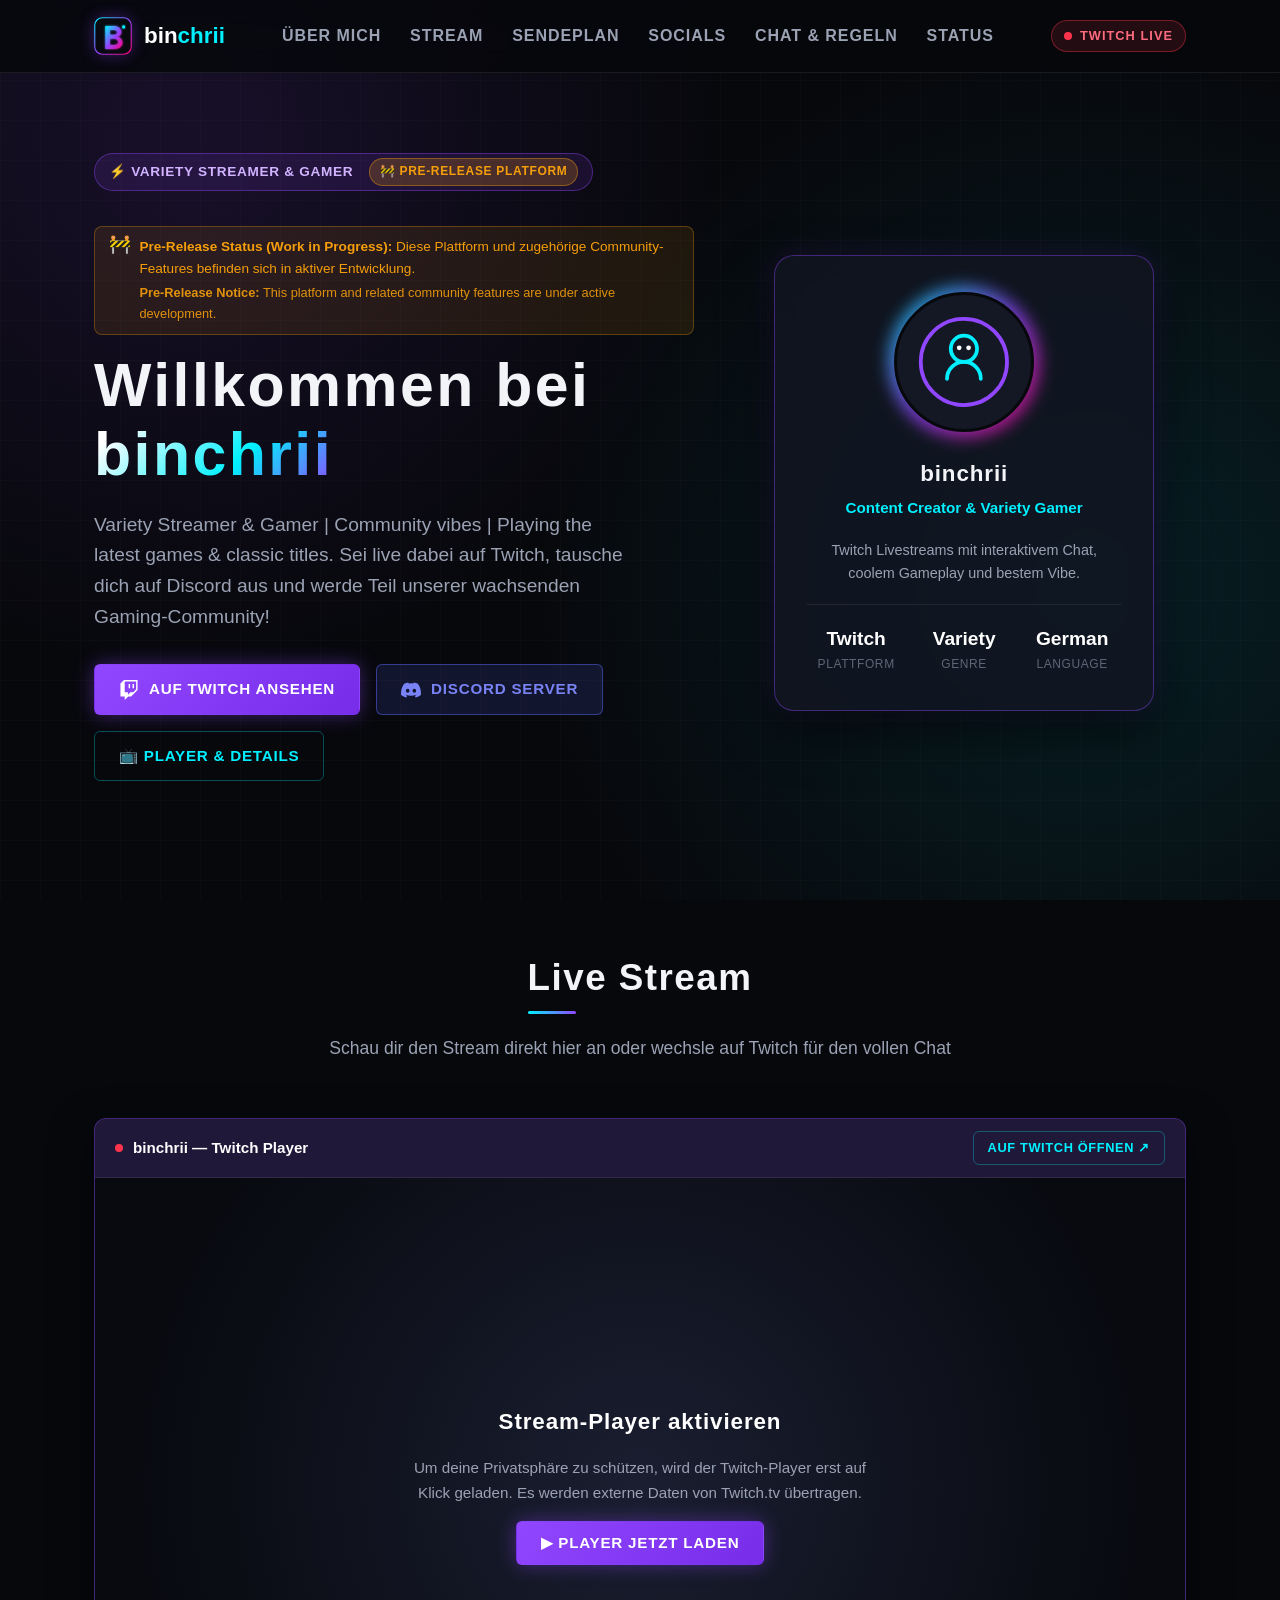
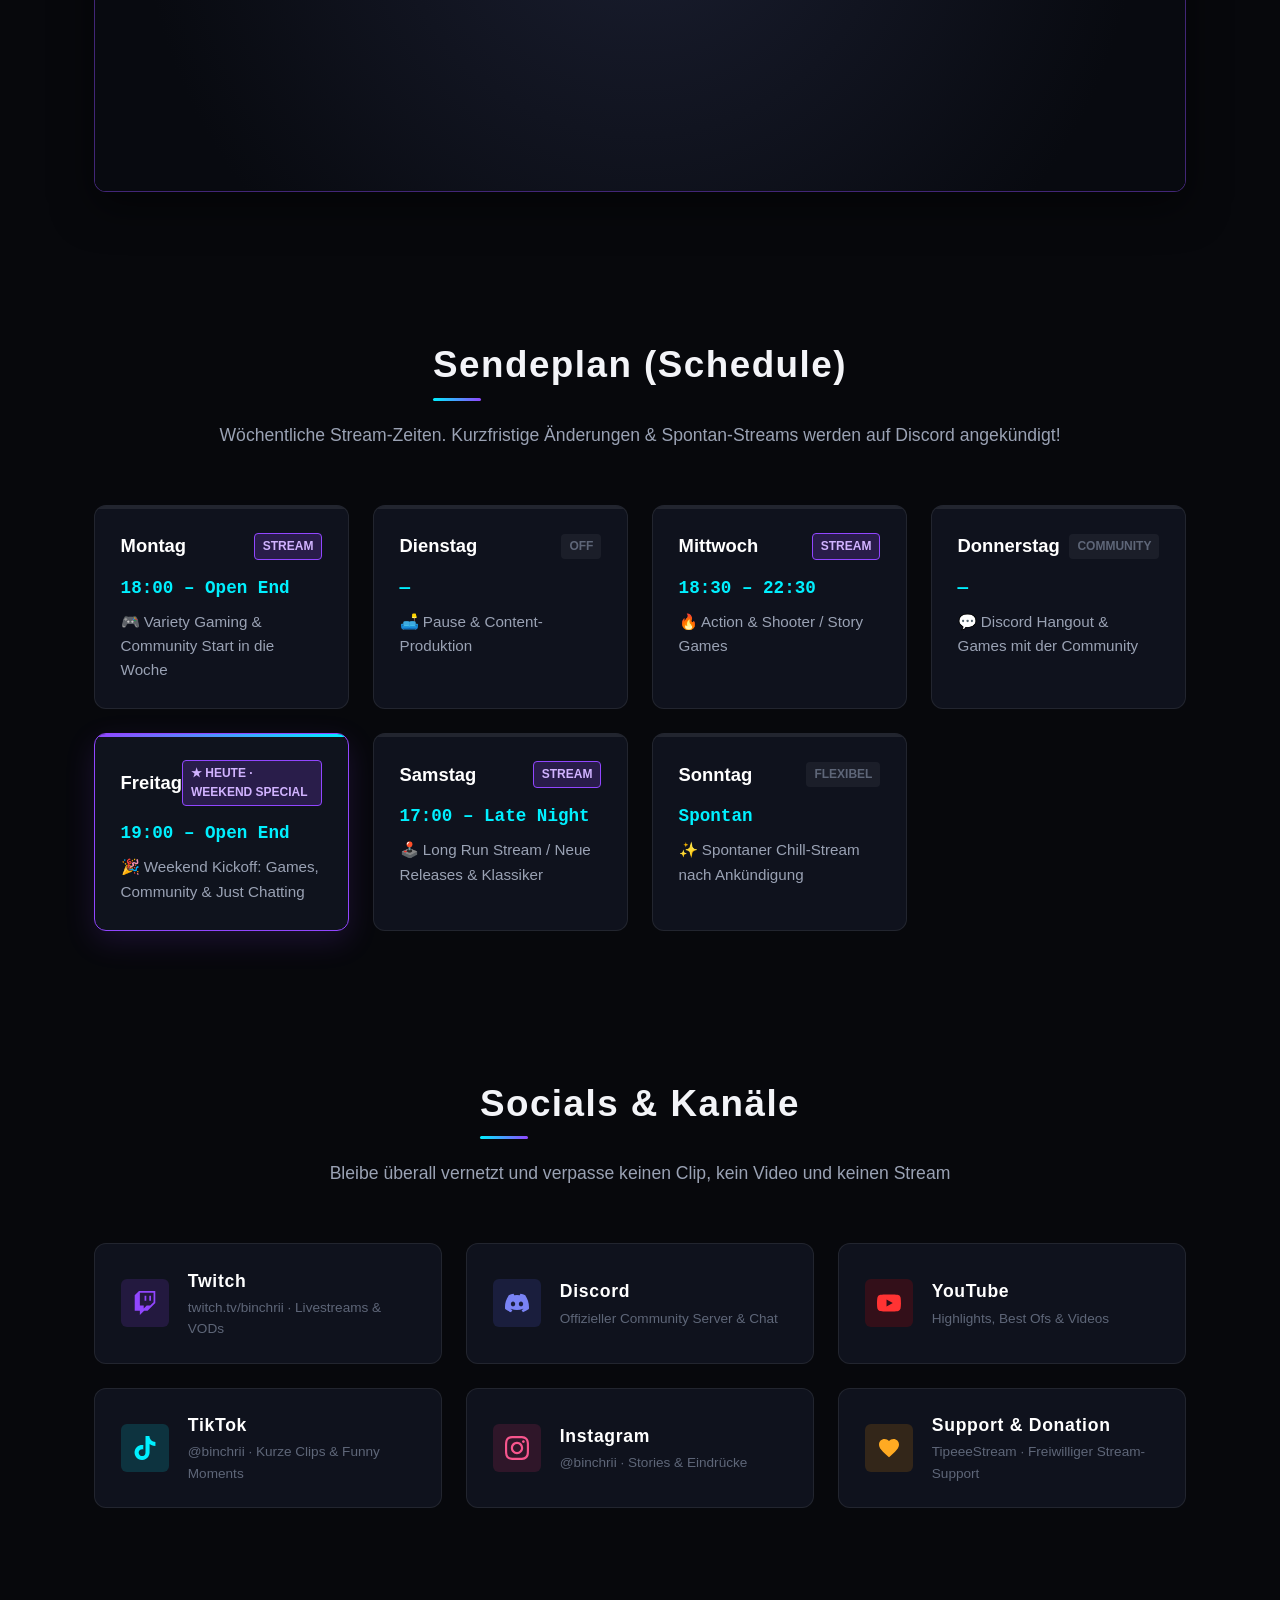
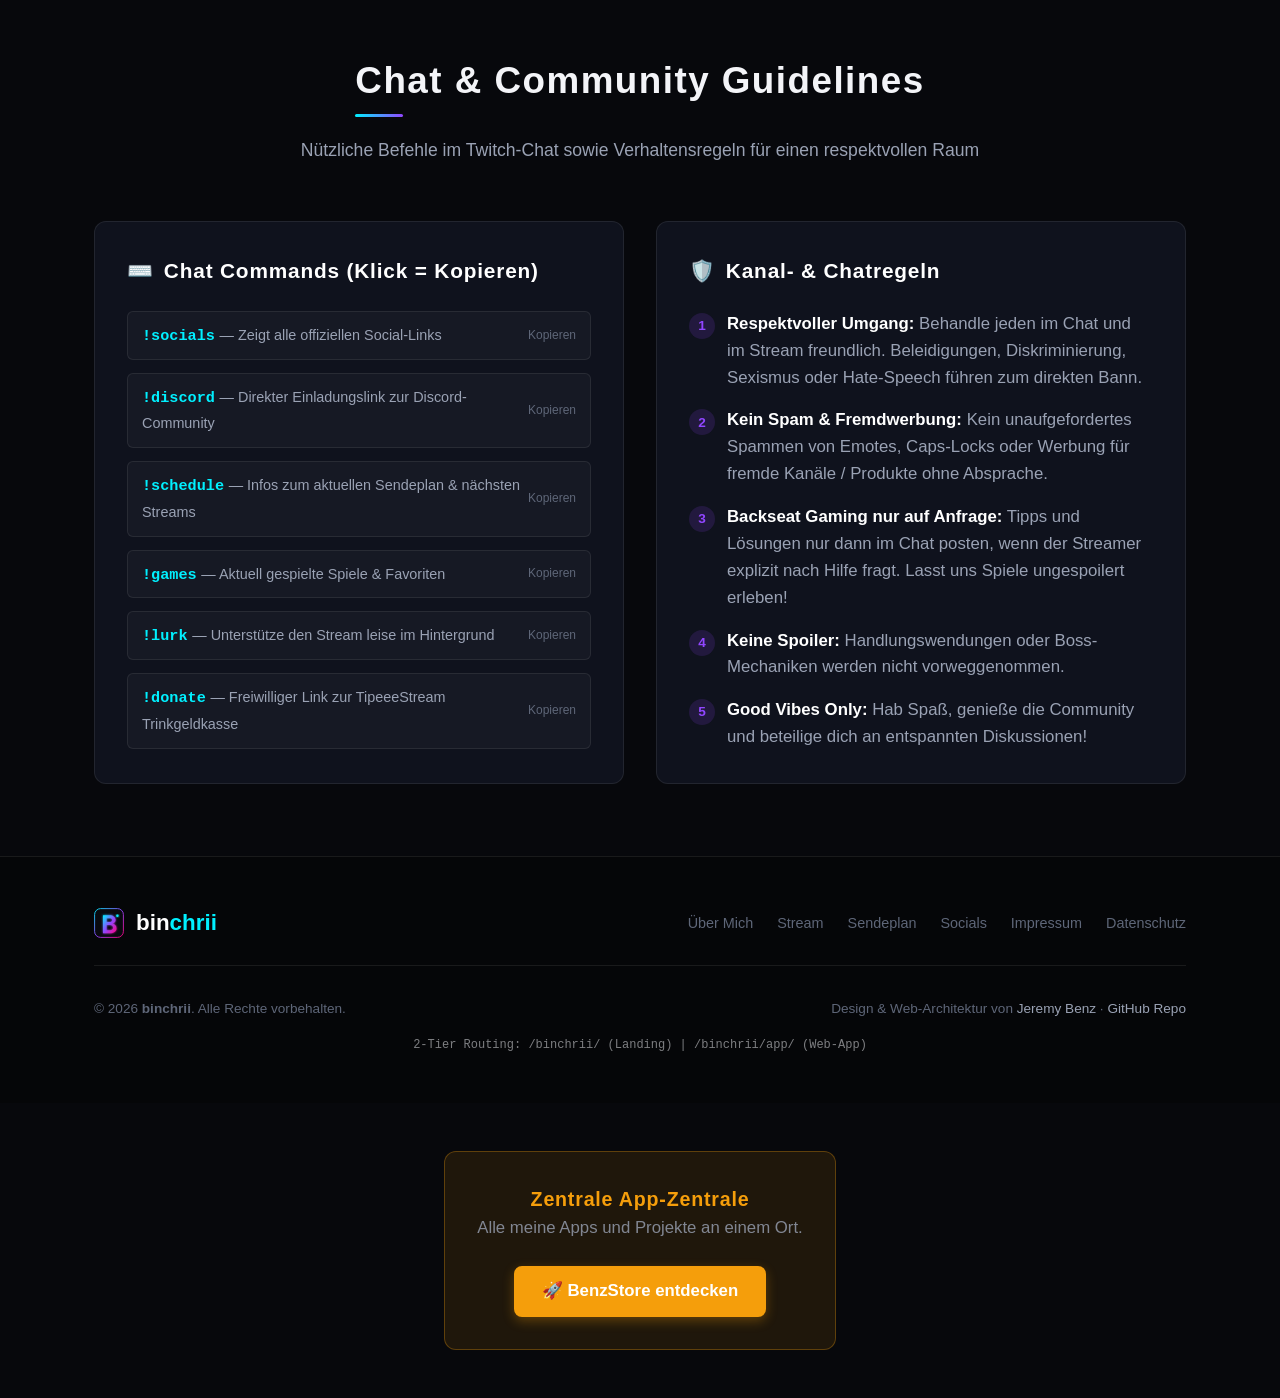
<file: index.html>
<!DOCTYPE html>
<html lang="de">
<head>
  <meta http-equiv="Content-Security-Policy" content="default-src 'self'; script-src 'self' 'unsafe-inline'; style-src 'self' 'unsafe-inline'; img-src 'self' data: https:; font-src 'self'; frame-src 'none'; object-src 'none'; base-uri 'self';">
  <meta http-equiv="X-Content-Type-Options" content="nosniff">
  <meta name="referrer" content="strict-origin-when-cross-origin">
  <meta charset="UTF-8">
  <meta name="viewport" content="width=device-width, initial-scale=1.0">
  <title>binchrii [Pre-Release] — Offizielle Web-Präsenz &amp; Twitch Streamer Hub</title>
  <meta name="description" content="Offizielle Website für den Twitch-Streamer binchrii. Variety Gaming, Community Streams, aktueller Sendeplan, Chat-Befehle und alle Social-Media-Links.">
  <meta name="theme-color" content="#07080c">
  
  <!-- Open Graph / Social Meta -->
  <meta property="og:type" content="website">
  <meta property="og:url" content="https://benzjeremy.github.io/binchrii/">
  <meta property="og:title" content="binchrii — Variety Streamer &amp; Gamer">
  <meta property="og:description" content="Community vibes, aktuelle Spiele, Klassiker und regelmäßige Livestreams auf Twitch.">
  <meta property="og:image" content="https://benzjeremy.github.io/binchrii/favicon.svg">

  <!-- Favicon -->
  <link rel="icon" type="image/svg+xml" href="favicon.svg">
  <link rel="alternate icon" href="favicon.ico">

  <!-- Google Fonts: Orbitron & Rajdhani -->
  <link rel="preconnect" href="https://fonts.googleapis.com">
  <link rel="preconnect" href="https://fonts.gstatic.com" crossorigin>
  <link href="https://fonts.googleapis.com/css2?family=Orbitron:wght@500;700;800;900&family=Rajdhani:wght@500;600;700&display=swap" rel="stylesheet">

  <!-- Custom CSS -->
  <link rel="stylesheet" href="style.css">
</head>
<body>

  <!-- ==================== HEADER / NAVBAR ==================== -->
  <header class="site-header">
    <div class="container nav-wrap">
      <a href="#" class="brand" aria-label="binchrii Startseite">
        <div class="brand-icon">
          <img src="favicon.svg" alt="binchrii Logo" width="38" height="38">
        </div>
        <span>bin<span class="brand-highlight">chrii</span></span>
      </a>

      <ul class="nav-links" id="main-nav">
        <li><a href="#about">Über Mich</a></li>
        <li><a href="#stream">Stream</a></li>
        <li><a href="#schedule">Sendeplan</a></li>
        <li><a href="#socials">Socials</a></li>
        <li><a href="#community">Chat &amp; Regeln</a></li>
        <li><a href="https://benzjeremy.github.io/status/" target="_blank" rel="noopener noreferrer">Status</a></li>
      </ul>

      <div class="nav-cta">
        <a href="https://twitch.tv/binchrii" target="_blank" rel="noopener noreferrer" class="live-badge" title="Direkt zu twitch.tv/binchrii">
          <span class="pulse-dot"></span>
          <span>Twitch Live</span>
        </a>
        <button class="mobile-toggle" aria-label="Menü umschalten" aria-expanded="false">☰</button>
      </div>
    </div>
  </header>

  <!-- ==================== HERO SECTION ==================== -->
  <section class="hero" id="about">
    <div class="container hero-grid">
      <div class="hero-content">
        <div class="hero-tagline">
          <span>⚡ Variety Streamer &amp; Gamer</span>
          <span style="margin-left: 0.5rem; background: rgba(245, 158, 11, 0.2); color: #f59e0b; border: 1px solid rgba(245, 158, 11, 0.4); padding: 0.2rem 0.6rem; border-radius: 999px; font-size: 0.75rem; font-weight: 700;">🚧 Pre-Release Platform</span>
        </div>

        <!-- Pre-Release Notice -->
        <div style="margin: 1rem 0; background: rgba(245, 158, 11, 0.1); border: 1px solid rgba(245, 158, 11, 0.3); border-radius: 8px; padding: 0.6rem 0.9rem; color: #f59e0b; font-size: 0.85rem; display: flex; align-items: flex-start; gap: 0.5rem; text-align: left;">
          <span style="font-size: 1.1rem; line-height: 1;">🚧</span>
          <div>
            <div><strong>Pre-Release Status (Work in Progress):</strong> Diese Plattform und zugehörige Community-Features befinden sich in aktiver Entwicklung.</div>
            <div style="margin-top: 0.2rem; font-size: 0.8rem; opacity: 0.9;"><strong>Pre-Release Notice:</strong> This platform and related community features are under active development.</div>
          </div>
        </div>

        <h1 class="hero-title">
          Willkommen bei <br>
          <span class="gradient-text">binchrii</span>
        </h1>
        <p class="hero-bio">
          Variety Streamer & Gamer | Community vibes | Playing the latest games & classic titles. Sei live dabei auf Twitch, tausche dich auf Discord aus und werde Teil unserer wachsenden Gaming-Community!
        </p>

        <div class="hero-actions">
          <a href="https://twitch.tv/binchrii" target="_blank" rel="noopener noreferrer" class="btn btn-twitch">
            <svg width="20" height="20" viewBox="0 0 24 24" fill="currentColor">
              <path d="M11.571 4.714h1.715v5.143H11.57zm4.715 0H18v5.143h-1.714zM6 0L1.714 4.286v15.428h5.143V24l4.286-4.286h3.428L22.286 12V0zm14.571 11.143l-3.428 3.428h-3.429l-3 3v-3H6.857V1.714h13.714Z"/>
            </svg>
            Auf Twitch Ansehen
          </a>
          <a href="https://discord.com/invite/e4YFVhpDB4" target="_blank" rel="noopener noreferrer" class="btn btn-discord">
            <svg width="20" height="20" viewBox="0 0 24 24" fill="currentColor">
              <path d="M20.317 4.37a19.791 19.791 0 0 0-4.885-1.515.074.074 0 0 0-.079.037c-.21.375-.444.864-.608 1.25a18.27 18.27 0 0 0-5.487 0 12.64 12.64 0 0 0-.617-1.25.077.077 0 0 0-.079-.037A19.736 19.736 0 0 0 3.677 4.37a.07.07 0 0 0-.032.027C.533 9.046-.32 13.58.099 18.057a.082.082 0 0 0 .031.057 19.9 19.9 0 0 0 5.993 3.03.078.078 0 0 0 .084-.028 14.09 14.09 0 0 0 1.226-1.994.076.076 0 0 0-.041-.106 13.107 13.107 0 0 1-1.872-.892.077.077 0 0 1-.008-.128 10.2 10.2 0 0 0 .372-.292.074.074 0 0 1 .077-.01c3.929 1.793 8.18 1.793 12.061 0a.074.074 0 0 1 .078.01c.12.098.246.198.373.292a.077.077 0 0 1-.006.127 12.299 12.299 0 0 1-1.873.893.077.077 0 0 0-.041.107c.36.698.772 1.362 1.225 1.993a.076.076 0 0 0 .084.028 19.839 19.839 0 0 0 6.002-3.03.077.077 0 0 0 .032-.054c.5-5.177-.838-9.674-3.549-13.66a.061.061 0 0 0-.031-.028zM8.02 15.33c-1.183 0-2.157-1.085-2.157-2.419 0-1.333.956-2.419 2.157-2.419 1.21 0 2.176 1.096 2.157 2.42 0 1.333-.956 2.418-2.157 2.418zm7.975 0c-1.183 0-2.157-1.085-2.157-2.419 0-1.333.955-2.419 2.157-2.419 1.21 0 2.176 1.096 2.157 2.42 0 1.333-.946 2.418-2.157 2.418z"/>
            </svg>
            Discord Server
          </a>
          <a href="#stream" class="btn btn-outline">
            📺 Player & Details
          </a>
        </div>
      </div>

      <!-- Streamer Avatar Card -->
      <div class="hero-visual">
        <div class="streamer-card">
          <div class="avatar-wrapper">
            <div class="avatar-glow"></div>
            <div class="avatar-img">
              <svg viewBox="0 0 100 100" fill="none" xmlns="http://www.w3.org/2000/svg">
                <circle cx="50" cy="50" r="46" stroke="#9146ff" stroke-width="4"/>
                <path d="M32 68C32 58 40 50 50 50C60 50 68 58 68 68" stroke="#00f0ff" stroke-width="4" stroke-linecap="round"/>
                <circle cx="50" cy="36" r="14" stroke="#00f0ff" stroke-width="4"/>
                <circle cx="45" cy="35" r="2.5" fill="#fff"/>
                <circle cx="55" cy="35" r="2.5" fill="#fff"/>
              </svg>
            </div>
          </div>
          <div class="streamer-meta">
            <h3>binchrii</h3>
            <div class="streamer-role">Content Creator & Variety Gamer</div>
            <p style="font-size: 0.9rem;">Twitch Livestreams mit interaktivem Chat, coolem Gameplay und bestem Vibe.</p>
          </div>
          <div class="stream-stats">
            <div class="stat-item">
              <div class="stat-value">Twitch</div>
              <div class="stat-label">Plattform</div>
            </div>
            <div class="stat-item">
              <div class="stat-value">Variety</div>
              <div class="stat-label">Genre</div>
            </div>
            <div class="stat-item">
              <div class="stat-value">German</div>
              <div class="stat-label">Language</div>
            </div>
          </div>
        </div>
      </div>
    </div>
  </section>

  <!-- ==================== STREAM PLAYER SECTION ==================== -->
  <section class="section" id="stream">
    <div class="container">
      <div class="section-header">
        <h2 class="section-title">Live Stream</h2>
        <p class="section-subtitle">Schau dir den Stream direkt hier an oder wechsle auf Twitch für den vollen Chat</p>
      </div>

      <div class="player-box">
        <div class="player-header">
          <div class="player-title">
            <span class="pulse-dot"></span>
            <span>binchrii — Twitch Player</span>
          </div>
          <a href="https://twitch.tv/binchrii" target="_blank" rel="noopener noreferrer" class="btn btn-outline" style="padding: 6px 14px; font-size: 0.8rem;">
            Auf Twitch öffnen ↗
          </a>
        </div>
        <div class="player-frame-wrap" id="twitch-player-container">
          <div class="player-placeholder" id="player-placeholder">
            <h3 style="color:#fff; font-size: 1.4rem;">Stream-Player aktivieren</h3>
            <p style="max-width: 480px; font-size: 0.95rem;">
              Um deine Privatsphäre zu schützen, wird der Twitch-Player erst auf Klick geladen. Es werden externe Daten von Twitch.tv übertragen.
            </p>
            <button id="load-player-btn" class="btn btn-twitch">
              ▶ Player jetzt laden
            </button>
          </div>
        </div>
      </div>
    </div>
  </section>

  <!-- ==================== SCHEDULE SECTION ==================== -->
  <section class="section" id="schedule">
    <div class="container">
      <div class="section-header">
        <h2 class="section-title">Sendeplan (Schedule)</h2>
        <p class="section-subtitle">Wöchentliche Stream-Zeiten. Kurzfristige Änderungen & Spontan-Streams werden auf Discord angekündigt!</p>
      </div>

      <div class="schedule-grid">
        <!-- Monday -->
        <div class="schedule-card" data-day="monday">
          <div class="schedule-day">
            <span class="day-name">Montag</span>
            <span class="day-badge stream">Stream</span>
          </div>
          <div class="schedule-time">18:00 – Open End</div>
          <div class="schedule-game">🎮 Variety Gaming & Community Start in die Woche</div>
        </div>

        <!-- Tuesday -->
        <div class="schedule-card" data-day="tuesday">
          <div class="schedule-day">
            <span class="day-name">Dienstag</span>
            <span class="day-badge off">Off</span>
          </div>
          <div class="schedule-time">—</div>
          <div class="schedule-game">🛋️ Pause & Content-Produktion</div>
        </div>

        <!-- Wednesday -->
        <div class="schedule-card" data-day="wednesday">
          <div class="schedule-day">
            <span class="day-name">Mittwoch</span>
            <span class="day-badge stream">Stream</span>
          </div>
          <div class="schedule-time">18:30 – 22:30</div>
          <div class="schedule-game">🔥 Action & Shooter / Story Games</div>
        </div>

        <!-- Thursday -->
        <div class="schedule-card" data-day="thursday">
          <div class="schedule-day">
            <span class="day-name">Donnerstag</span>
            <span class="day-badge off">Community</span>
          </div>
          <div class="schedule-time">—</div>
          <div class="schedule-game">💬 Discord Hangout & Games mit der Community</div>
        </div>

        <!-- Friday -->
        <div class="schedule-card" data-day="friday">
          <div class="schedule-day">
            <span class="day-name">Freitag</span>
            <span class="day-badge stream">Weekend Special</span>
          </div>
          <div class="schedule-time">19:00 – Open End</div>
          <div class="schedule-game">🎉 Weekend Kickoff: Games, Community & Just Chatting</div>
        </div>

        <!-- Saturday -->
        <div class="schedule-card" data-day="saturday">
          <div class="schedule-day">
            <span class="day-name">Samstag</span>
            <span class="day-badge stream">Stream</span>
          </div>
          <div class="schedule-time">17:00 – Late Night</div>
          <div class="schedule-game">🕹️ Long Run Stream / Neue Releases & Klassiker</div>
        </div>

        <!-- Sunday -->
        <div class="schedule-card" data-day="sunday">
          <div class="schedule-day">
            <span class="day-name">Sonntag</span>
            <span class="day-badge off">Flexibel</span>
          </div>
          <div class="schedule-time">Spontan</div>
          <div class="schedule-game">✨ Spontaner Chill-Stream nach Ankündigung</div>
        </div>
      </div>
    </div>
  </section>

  <!-- ==================== SOCIALS GRID ==================== -->
  <section class="section" id="socials">
    <div class="container">
      <div class="section-header">
        <h2 class="section-title">Socials & Kanäle</h2>
        <p class="section-subtitle">Bleibe überall vernetzt und verpasse keinen Clip, kein Video und keinen Stream</p>
      </div>

      <div class="socials-grid">
        <!-- Twitch -->
        <a href="https://twitch.tv/binchrii" target="_blank" rel="noopener noreferrer" class="social-card" data-network="twitch">
          <div class="social-icon">
            <svg width="24" height="24" viewBox="0 0 24 24" fill="currentColor">
              <path d="M11.571 4.714h1.715v5.143H11.57zm4.715 0H18v5.143h-1.714zM6 0L1.714 4.286v15.428h5.143V24l4.286-4.286h3.428L22.286 12V0zm14.571 11.143l-3.428 3.428h-3.429l-3 3v-3H6.857V1.714h13.714Z"/>
            </svg>
          </div>
          <div class="social-info">
            <h4>Twitch</h4>
            <p>twitch.tv/binchrii · Livestreams & VODs</p>
          </div>
        </a>

        <!-- Discord -->
        <a href="https://discord.com/invite/e4YFVhpDB4" target="_blank" rel="noopener noreferrer" class="social-card" data-network="discord">
          <div class="social-icon">
            <svg width="24" height="24" viewBox="0 0 24 24" fill="currentColor">
              <path d="M20.317 4.37a19.791 19.791 0 0 0-4.885-1.515.074.074 0 0 0-.079.037c-.21.375-.444.864-.608 1.25a18.27 18.27 0 0 0-5.487 0 12.64 12.64 0 0 0-.617-1.25.077.077 0 0 0-.079-.037A19.736 19.736 0 0 0 3.677 4.37a.07.07 0 0 0-.032.027C.533 9.046-.32 13.58.099 18.057a.082.082 0 0 0 .031.057 19.9 19.9 0 0 0 5.993 3.03.078.078 0 0 0 .084-.028 14.09 14.09 0 0 0 1.226-1.994.076.076 0 0 0-.041-.106 13.107 13.107 0 0 1-1.872-.892.077.077 0 0 1-.008-.128 10.2 10.2 0 0 0 .372-.292.074.074 0 0 1 .077-.01c3.929 1.793 8.18 1.793 12.061 0a.074.074 0 0 1 .078.01c.12.098.246.198.373.292a.077.077 0 0 1-.006.127 12.299 12.299 0 0 1-1.873.893.077.077 0 0 0-.041.107c.36.698.772 1.362 1.225 1.993a.076.076 0 0 0 .084.028 19.839 19.839 0 0 0 6.002-3.03.077.077 0 0 0 .032-.054c.5-5.177-.838-9.674-3.549-13.66a.061.061 0 0 0-.031-.028zM8.02 15.33c-1.183 0-2.157-1.085-2.157-2.419 0-1.333.956-2.419 2.157-2.419 1.21 0 2.176 1.096 2.157 2.42 0 1.333-.956 2.418-2.157 2.418zm7.975 0c-1.183 0-2.157-1.085-2.157-2.419 0-1.333.955-2.419 2.157-2.419 1.21 0 2.176 1.096 2.157 2.42 0 1.333-.946 2.418-2.157 2.418z"/>
            </svg>
          </div>
          <div class="social-info">
            <h4>Discord</h4>
            <p>Offizieller Community Server & Chat</p>
          </div>
        </a>

        <!-- YouTube -->
        <a href="https://www.youtube.com/channel/UCqlCn9YR-PKGJGw3qY9AoHQ" target="_blank" rel="noopener noreferrer" class="social-card" data-network="youtube">
          <div class="social-icon">
            <svg width="24" height="24" viewBox="0 0 24 24" fill="currentColor">
              <path d="M23.498 6.186a3.016 3.016 0 0 0-2.122-2.136C19.505 3.545 12 3.545 12 3.545s-7.505 0-9.377.505A3.017 3.017 0 0 0 .502 6.186C0 8.07 0 12 0 12s0 3.93.502 5.814a3.016 3.016 0 0 0 2.122 2.136c1.871.505 9.376.505 9.376.505s7.505 0 9.377-.505a3.015 3.015 0 0 0 2.122-2.136C24 15.93 24 12 24 12s0-3.93-.502-5.814zM9.545 15.568V8.432L15.818 12l-6.273 3.568z"/>
            </svg>
          </div>
          <div class="social-info">
            <h4>YouTube</h4>
            <p>Highlights, Best Ofs & Videos</p>
          </div>
        </a>

        <!-- TikTok -->
        <a href="https://www.tiktok.com/@binchrii" target="_blank" rel="noopener noreferrer" class="social-card" data-network="tiktok">
          <div class="social-icon">
            <svg width="24" height="24" viewBox="0 0 24 24" fill="currentColor">
              <path d="M12.525.02c1.31-.02 2.61-.01 3.91-.02.08 1.53.63 3.09 1.75 4.17 1.12 1.11 2.7 1.62 4.24 1.79v4.03c-1.44-.05-2.89-.35-4.2-.97-.57-.26-1.1-.59-1.62-1.01-.01 2.92.01 5.84-.02 8.75-.08 1.4-.54 2.79-1.35 3.94-1.31 1.92-3.58 3.17-5.91 3.21-1.43.08-2.86-.31-4.08-1.03-2.02-1.19-3.44-3.37-3.65-5.71-.02-.5-.03-1-.01-1.49.18-1.9 1.12-3.72 2.58-4.96 1.66-1.44 3.98-2.13 6.15-1.72.02 1.48-.04 2.96-.04 4.44-.99-.32-2.15-.23-3.02.37-.63.41-1.11 1.04-1.36 1.75-.21.51-.24 1.07-.14 1.61.24 1.64 1.82 3.02 3.5 2.87 1.12-.01 2.19-.66 2.77-1.61.19-.33.4-.67.41-1.06.1-1.79.06-3.57.07-5.36.01-4.03-.01-8.05.02-12.07z"/>
            </svg>
          </div>
          <div class="social-info">
            <h4>TikTok</h4>
            <p>@binchrii · Kurze Clips & Funny Moments</p>
          </div>
        </a>

        <!-- Instagram -->
        <a href="https://www.instagram.com/binchrii" target="_blank" rel="noopener noreferrer" class="social-card" data-network="instagram">
          <div class="social-icon">
            <svg width="24" height="24" viewBox="0 0 24 24" fill="currentColor">
              <path d="M12 2.163c3.204 0 3.584.012 4.85.07 3.252.148 4.771 1.691 4.919 4.919.058 1.265.069 1.645.069 4.849 0 3.205-.012 3.584-.069 4.849-.149 3.225-1.664 4.771-4.919 4.919-1.266.058-1.644.07-4.85.07-3.204 0-3.584-.012-4.849-.07-3.26-.149-4.771-1.699-4.919-4.92-.058-1.265-.07-1.644-.07-4.849 0-3.204.013-3.583.07-4.849.149-3.227 1.664-4.771 4.919-4.919 1.266-.057 1.645-.069 4.849-.069zm0-2.163c-3.259 0-3.667.014-4.947.072-4.358.2-6.78 2.618-6.98 6.98-.059 1.281-.073 1.689-.073 4.948 0 3.259.014 3.668.072 4.948.2 4.358 2.618 6.78 6.98 6.98 1.281.058 1.689.072 4.948.072 3.259 0 3.668-.014 4.948-.072 4.354-.2 6.782-2.618 6.979-6.98.059-1.28.073-1.689.073-4.948 0-3.259-.014-3.667-.072-4.947-.196-4.354-2.617-6.78-6.979-6.98-1.281-.059-1.69-.073-4.949-.073zm0 5.838c-3.403 0-6.162 2.759-6.162 6.162s2.759 6.163 6.162 6.163 6.162-2.759 6.162-6.163c0-3.403-2.759-6.162-6.162-6.162zm0 10.162c-2.209 0-4-1.79-4-4 0-2.209 1.791-4 4-4s4 1.791 4 4c0 2.21-1.791 4-4 4zm6.406-11.845c-.796 0-1.441.645-1.441 1.44s.645 1.44 1.441 1.44c.795 0 1.439-.645 1.439-1.44s-.644-1.44-1.439-1.44z"/>
            </svg>
          </div>
          <div class="social-info">
            <h4>Instagram</h4>
            <p>@binchrii · Stories & Eindrücke</p>
          </div>
        </a>

        <!-- Tip / Donation -->
        <a href="https://www.tipeeestream.com/binchrii/donation" target="_blank" rel="noopener noreferrer" class="social-card" data-network="tipeee">
          <div class="social-icon">
            <svg width="24" height="24" viewBox="0 0 24 24" fill="currentColor">
              <path d="M12 21.35l-1.45-1.32C5.4 15.36 2 12.28 2 8.5 2 5.42 4.42 3 7.5 3c1.74 0 3.41.81 4.5 2.09C13.09 3.81 14.76 3 16.5 3 19.58 3 22 5.42 22 8.5c0 3.78-3.4 6.86-8.55 11.54L12 21.35z"/>
            </svg>
          </div>
          <div class="social-info">
            <h4>Support & Donation</h4>
            <p>TipeeeStream · Freiwilliger Stream-Support</p>
          </div>
        </a>
      </div>
    </div>
  </section>

  <!-- ==================== COMMANDS & RULES SECTION ==================== -->
  <section class="section" id="community">
    <div class="container">
      <div class="section-header">
        <h2 class="section-title">Chat & Community Guidelines</h2>
        <p class="section-subtitle">Nützliche Befehle im Twitch-Chat sowie Verhaltensregeln für einen respektvollen Raum</p>
      </div>

      <div class="two-col-grid">
        <!-- Chat Commands Directory -->
        <div class="box-card">
          <h3>
            <span>⌨️</span>
            <span>Chat Commands (Klick = Kopieren)</span>
          </h3>
          <div class="commands-list">
            <div class="cmd-item" data-command="!socials" title="Klicken zum Kopieren">
              <div>
                <span class="cmd-trigger">!socials</span>
                <span class="cmd-desc"> — Zeigt alle offiziellen Social-Links</span>
              </div>
              <span class="cmd-copy-hint">Kopieren</span>
            </div>

            <div class="cmd-item" data-command="!discord" title="Klicken zum Kopieren">
              <div>
                <span class="cmd-trigger">!discord</span>
                <span class="cmd-desc"> — Direkter Einladungslink zur Discord-Community</span>
              </div>
              <span class="cmd-copy-hint">Kopieren</span>
            </div>

            <div class="cmd-item" data-command="!schedule" title="Klicken zum Kopieren">
              <div>
                <span class="cmd-trigger">!schedule</span>
                <span class="cmd-desc"> — Infos zum aktuellen Sendeplan & nächsten Streams</span>
              </div>
              <span class="cmd-copy-hint">Kopieren</span>
            </div>

            <div class="cmd-item" data-command="!games" title="Klicken zum Kopieren">
              <div>
                <span class="cmd-trigger">!games</span>
                <span class="cmd-desc"> — Aktuell gespielte Spiele & Favoriten</span>
              </div>
              <span class="cmd-copy-hint">Kopieren</span>
            </div>

            <div class="cmd-item" data-command="!lurk" title="Klicken zum Kopieren">
              <div>
                <span class="cmd-trigger">!lurk</span>
                <span class="cmd-desc"> — Unterstütze den Stream leise im Hintergrund</span>
              </div>
              <span class="cmd-copy-hint">Kopieren</span>
            </div>

            <div class="cmd-item" data-command="!donate" title="Klicken zum Kopieren">
              <div>
                <span class="cmd-trigger">!donate</span>
                <span class="cmd-desc"> — Freiwilliger Link zur TipeeeStream Trinkgeldkasse</span>
              </div>
              <span class="cmd-copy-hint">Kopieren</span>
            </div>
          </div>
        </div>

        <!-- Chat Rules -->
        <div class="box-card">
          <h3>
            <span>🛡️</span>
            <span>Kanal- & Chatregeln</span>
          </h3>
          <ul class="rules-list">
            <li>
              <span class="rule-number">1</span>
              <div>
                <strong style="color:#fff;">Respektvoller Umgang:</strong>
                Behandle jeden im Chat und im Stream freundlich. Beleidigungen, Diskriminierung, Sexismus oder Hate-Speech führen zum direkten Bann.
              </div>
            </li>
            <li>
              <span class="rule-number">2</span>
              <div>
                <strong style="color:#fff;">Kein Spam & Fremdwerbung:</strong>
                Kein unaufgefordertes Spammen von Emotes, Caps-Locks oder Werbung für fremde Kanäle / Produkte ohne Absprache.
              </div>
            </li>
            <li>
              <span class="rule-number">3</span>
              <div>
                <strong style="color:#fff;">Backseat Gaming nur auf Anfrage:</strong>
                Tipps und Lösungen nur dann im Chat posten, wenn der Streamer explizit nach Hilfe fragt. Lasst uns Spiele ungespoilert erleben!
              </div>
            </li>
            <li>
              <span class="rule-number">4</span>
              <div>
                <strong style="color:#fff;">Keine Spoiler:</strong>
                Handlungswendungen oder Boss-Mechaniken werden nicht vorweggenommen.
              </div>
            </li>
            <li>
              <span class="rule-number">5</span>
              <div>
                <strong style="color:#fff;">Good Vibes Only:</strong>
                Hab Spaß, genieße die Community und beteilige dich an entspannten Diskussionen!
              </div>
            </li>
          </ul>
        </div>
      </div>
    </div>
  </section>

  <!-- ==================== FOOTER ==================== -->
  <footer class="site-footer">
    <div class="container">
      <div class="footer-top">
        <div class="brand">
          <img src="favicon.svg" alt="binchrii Logo" width="30" height="30">
          <span>bin<span class="brand-highlight">chrii</span></span>
        </div>
        <ul class="footer-links">
          <li><a href="#about">Über Mich</a></li>
          <li><a href="#stream">Stream</a></li>
          <li><a href="#schedule">Sendeplan</a></li>
          <li><a href="#socials">Socials</a></li>
          <li><a href="impressum.html">Impressum</a></li>
          <li><a href="datenschutz.html">Datenschutz</a></li>
        </ul>
      </div>

      <div class="footer-bottom">
        <div>
          © 2026 <strong>binchrii</strong>. Alle Rechte vorbehalten.
        </div>
        <div class="footer-credit">
          Design & Web-Architektur von <a href="https://benzjeremy.github.io/" target="_blank">Jeremy Benz</a> · 
          <a href="https://github.com/benzjeremy/binchrii" target="_blank">GitHub Repo</a>
        </div>
      </div>
    </div>
  <div class="routing-notice" style="text-align: center; padding: 1rem; font-size: 0.75rem; opacity: 0.5; font-family: monospace;">2-Tier Routing: /binchrii/ (Landing) | /binchrii/app/ (Web-App)</div>
  </footer>

  <!-- Toast Notification Container -->
  <div id="toast" class="toast" role="status" aria-live="polite"></div>

  <!-- Vanilla JavaScript -->
  <script src="app.js"></script>
  <section class="cta-section" style="margin: 3rem 0; text-align: center; font-family: sans-serif;"><div style="background: rgba(245, 158, 11, 0.1); border: 1px solid rgba(245, 158, 11, 0.3); border-radius: 12px; padding: 2rem; display: inline-block; max-width: 90%;"><h3 style="margin-top: 0; color: #f59e0b;">Zentrale App-Zentrale</h3><p style="margin-bottom: 1.5rem; opacity: 0.8;">Alle meine Apps und Projekte an einem Ort.</p><a class="btn-benzstore" href="https://benzjeremy.github.io/benzstore/" target="_blank" rel="noopener noreferrer" style="background: #f59e0b; color: #fff; padding: 12px 28px; border-radius: 8px; text-decoration: none; font-weight: bold; display: inline-block; box-shadow: 0 4px 12px rgba(245, 158, 11, 0.3);">🚀 BenzStore entdecken</a></div></section>
</body>
</html>
</file>
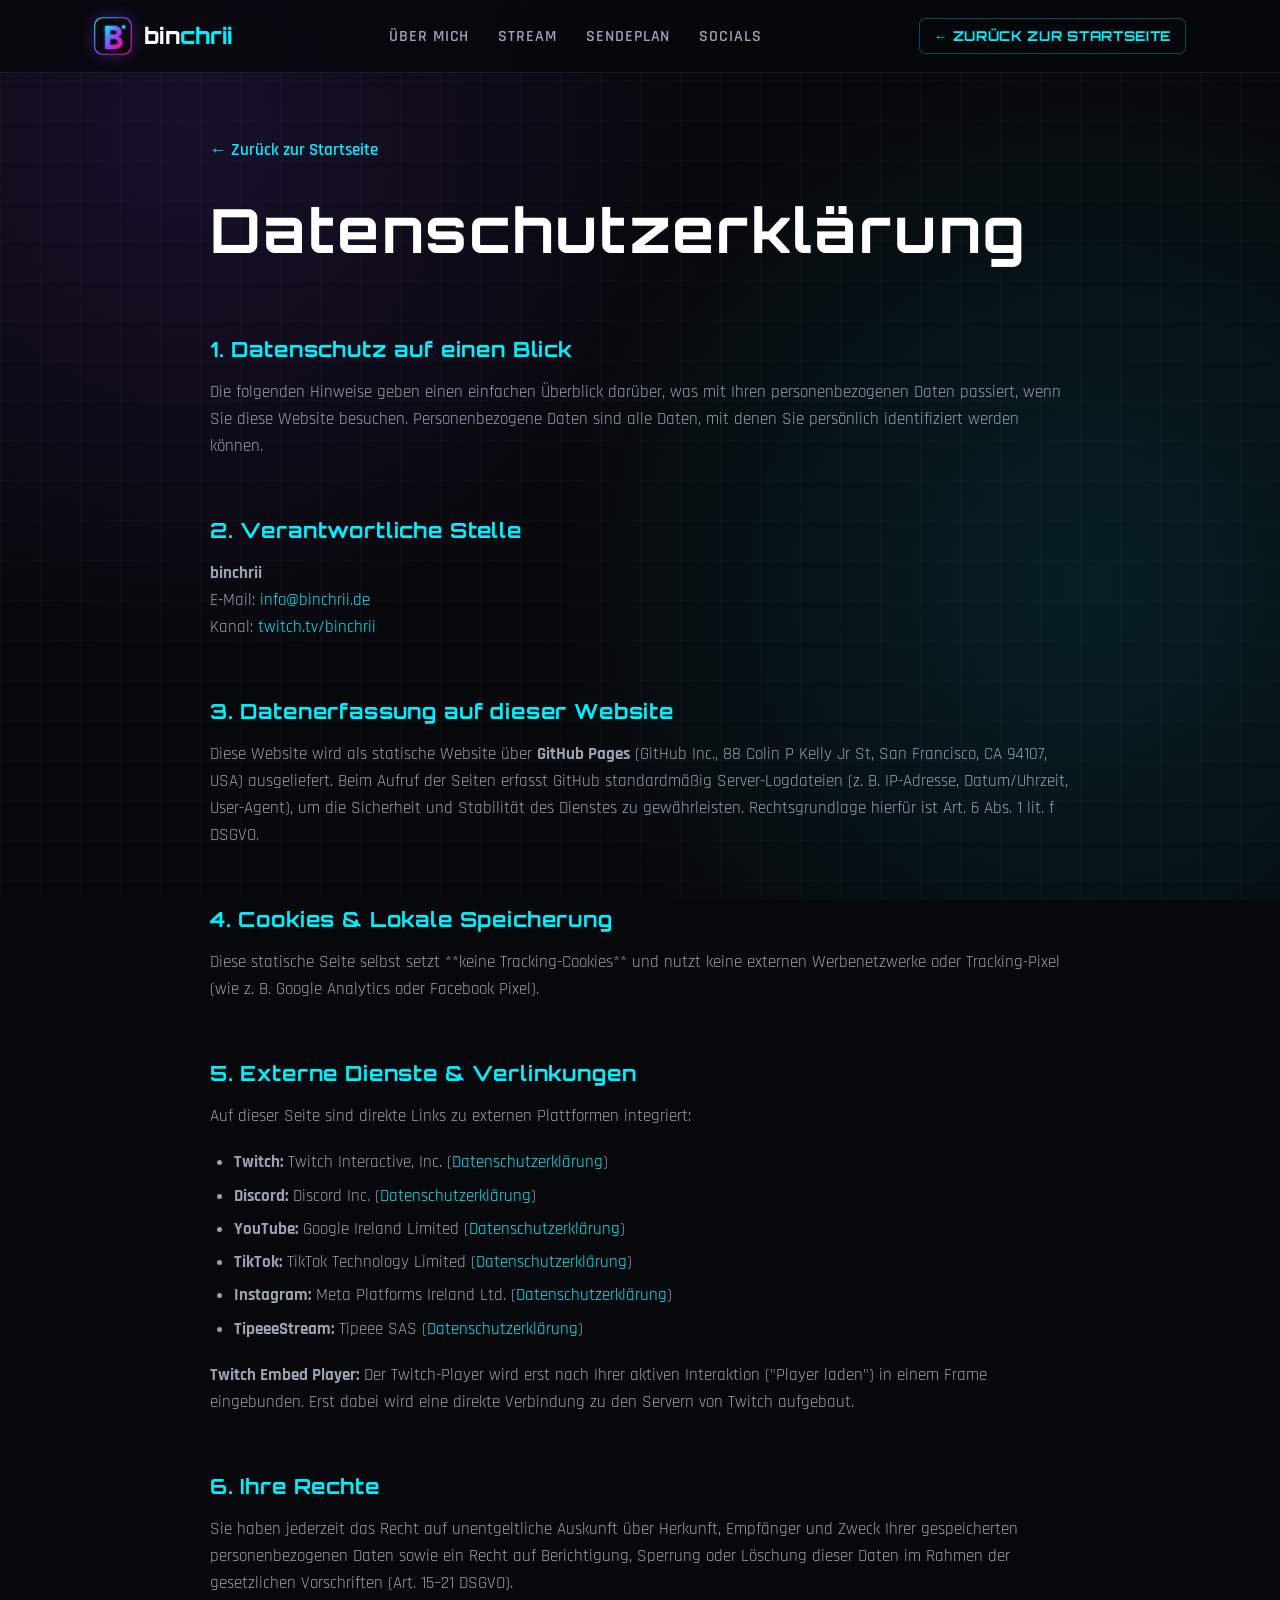
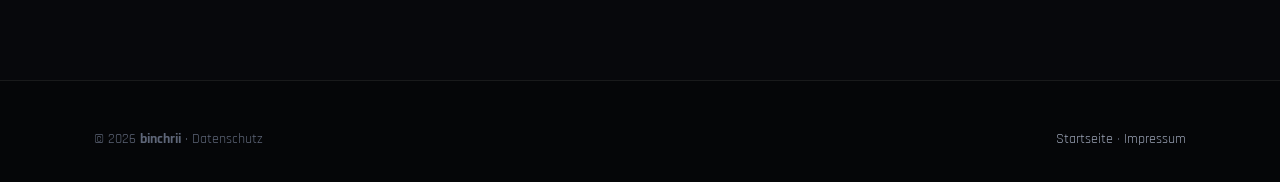
<file: datenschutz.html>
<!DOCTYPE html>
<html lang="de">
<head>
  <meta charset="UTF-8">
  <meta name="viewport" content="width=device-width, initial-scale=1.0">
  <title>Datenschutzerklärung — binchrii</title>
  <meta name="description" content="Datenschutzerklärung für binchrii.">
  <meta name="theme-color" content="#07080c">
  <link rel="icon" type="image/svg+xml" href="favicon.svg">
  <link rel="preconnect" href="https://fonts.googleapis.com">
  <link rel="preconnect" href="https://fonts.gstatic.com" crossorigin>
  <link href="https://fonts.googleapis.com/css2?family=Orbitron:wght@500;700;800;900&family=Rajdhani:wght@500;600;700&display=swap" rel="stylesheet">
  <link rel="stylesheet" href="style.css">
</head>
<body>

  <header class="site-header">
    <div class="container nav-wrap">
      <a href="index.html" class="brand" aria-label="binchrii Startseite">
        <div class="brand-icon">
          <img src="favicon.svg" alt="binchrii Logo" width="38" height="38">
        </div>
        <span>bin<span class="brand-highlight">chrii</span></span>
      </a>

      <ul class="nav-links">
        <li><a href="index.html#about">Über Mich</a></li>
        <li><a href="index.html#stream">Stream</a></li>
        <li><a href="index.html#schedule">Sendeplan</a></li>
        <li><a href="index.html#socials">Socials</a></li>
      </ul>

      <div class="nav-cta">
        <a href="index.html" class="btn btn-outline" style="padding: 6px 14px; font-size: 0.85rem;">
          ← Zurück zur Startseite
        </a>
      </div>
    </div>
  </header>

  <main class="container legal-content">
    <a href="index.html" class="legal-back">← Zurück zur Startseite</a>
    <h1>Datenschutzerklärung</h1>

    <h2>1. Datenschutz auf einen Blick</h2>
    <p>
      Die folgenden Hinweise geben einen einfachen Überblick darüber, was mit Ihren personenbezogenen Daten passiert, wenn Sie diese Website besuchen. Personenbezogene Daten sind alle Daten, mit denen Sie persönlich identifiziert werden können.
    </p>

    <h2>2. Verantwortliche Stelle</h2>
    <p>
      <strong>binchrii</strong><br>
      E-Mail: <a href="mailto:info@binchrii.de">info@binchrii.de</a><br>
      Kanal: <a href="https://twitch.tv/binchrii" target="_blank" rel="noopener noreferrer">twitch.tv/binchrii</a>
    </p>

    <h2>3. Datenerfassung auf dieser Website</h2>
    <p>
      Diese Website wird als statische Website über <strong>GitHub Pages</strong> (GitHub Inc., 88 Colin P Kelly Jr St, San Francisco, CA 94107, USA) ausgeliefert. Beim Aufruf der Seiten erfasst GitHub standardmäßig Server-Logdateien (z. B. IP-Adresse, Datum/Uhrzeit, User-Agent), um die Sicherheit und Stabilität des Dienstes zu gewährleisten. Rechtsgrundlage hierfür ist Art. 6 Abs. 1 lit. f DSGVO.
    </p>

    <h2>4. Cookies & Lokale Speicherung</h2>
    <p>
      Diese statische Seite selbst setzt **keine Tracking-Cookies** und nutzt keine externen Werbenetzwerke oder Tracking-Pixel (wie z. B. Google Analytics oder Facebook Pixel).
    </p>

    <h2>5. Externe Dienste & Verlinkungen</h2>
    <p>
      Auf dieser Seite sind direkte Links zu externen Plattformen integriert:
    </p>
    <ul>
      <li><strong>Twitch:</strong> Twitch Interactive, Inc. (<a href="https://www.twitch.tv/p/de-de/legal/privacy-notice/" target="_blank" rel="noopener noreferrer">Datenschutzerklärung</a>)</li>
      <li><strong>Discord:</strong> Discord Inc. (<a href="https://discord.com/privacy" target="_blank" rel="noopener noreferrer">Datenschutzerklärung</a>)</li>
      <li><strong>YouTube:</strong> Google Ireland Limited (<a href="https://policies.google.com/privacy" target="_blank" rel="noopener noreferrer">Datenschutzerklärung</a>)</li>
      <li><strong>TikTok:</strong> TikTok Technology Limited (<a href="https://www.tiktok.com/legal/privacy-policy" target="_blank" rel="noopener noreferrer">Datenschutzerklärung</a>)</li>
      <li><strong>Instagram:</strong> Meta Platforms Ireland Ltd. (<a href="https://privacycenter.instagram.com/policy" target="_blank" rel="noopener noreferrer">Datenschutzerklärung</a>)</li>
      <li><strong>TipeeeStream:</strong> Tipeee SAS (<a href="https://www.tipeeestream.com/" target="_blank" rel="noopener noreferrer">Datenschutzerklärung</a>)</li>
    </ul>
    <p>
      <strong>Twitch Embed Player:</strong> Der Twitch-Player wird erst nach Ihrer aktiven Interaktion ("Player laden") in einem Frame eingebunden. Erst dabei wird eine direkte Verbindung zu den Servern von Twitch aufgebaut.
    </p>

    <h2>6. Ihre Rechte</h2>
    <p>
      Sie haben jederzeit das Recht auf unentgeltliche Auskunft über Herkunft, Empfänger und Zweck Ihrer gespeicherten personenbezogenen Daten sowie ein Recht auf Berichtigung, Sperrung oder Löschung dieser Daten im Rahmen der gesetzlichen Vorschriften (Art. 15–21 DSGVO).
    </p>
  </main>

  <footer class="site-footer">
    <div class="container">
      <div class="footer-bottom">
        <div>© 2026 <strong>binchrii</strong> · Datenschutz</div>
        <div class="footer-credit">
          <a href="index.html">Startseite</a> · <a href="impressum.html">Impressum</a>
        </div>
      </div>
    </div>
  </footer>

  <script src="app.js"></script>
</body>
</html>
</file>
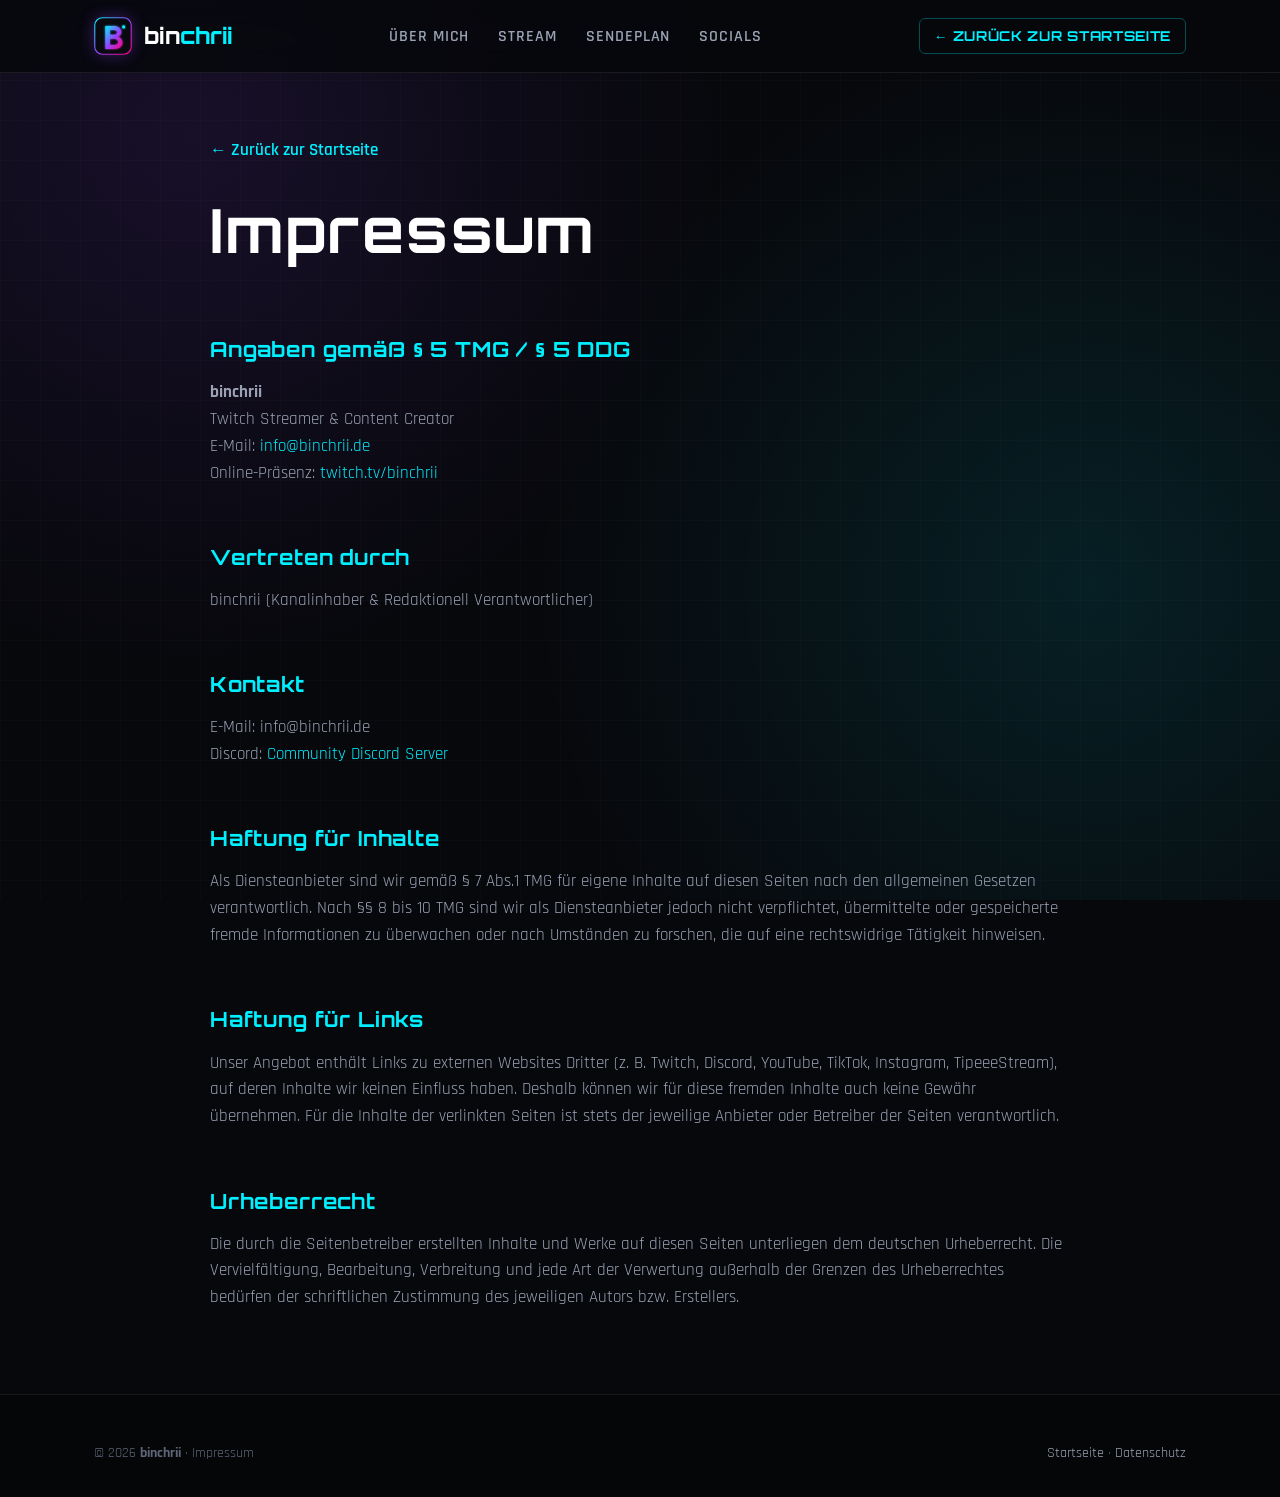
<file: impressum.html>
<!DOCTYPE html>
<html lang="de">
<head>
  <meta charset="UTF-8">
  <meta name="viewport" content="width=device-width, initial-scale=1.0">
  <title>Impressum — binchrii</title>
  <meta name="description" content="Impressum und rechtliche Angaben für binchrii.">
  <meta name="theme-color" content="#07080c">
  <link rel="icon" type="image/svg+xml" href="favicon.svg">
  <link rel="preconnect" href="https://fonts.googleapis.com">
  <link rel="preconnect" href="https://fonts.gstatic.com" crossorigin>
  <link href="https://fonts.googleapis.com/css2?family=Orbitron:wght@500;700;800;900&family=Rajdhani:wght@500;600;700&display=swap" rel="stylesheet">
  <link rel="stylesheet" href="style.css">
</head>
<body>

  <header class="site-header">
    <div class="container nav-wrap">
      <a href="index.html" class="brand" aria-label="binchrii Startseite">
        <div class="brand-icon">
          <img src="favicon.svg" alt="binchrii Logo" width="38" height="38">
        </div>
        <span>bin<span class="brand-highlight">chrii</span></span>
      </a>

      <ul class="nav-links">
        <li><a href="index.html#about">Über Mich</a></li>
        <li><a href="index.html#stream">Stream</a></li>
        <li><a href="index.html#schedule">Sendeplan</a></li>
        <li><a href="index.html#socials">Socials</a></li>
      </ul>

      <div class="nav-cta">
        <a href="index.html" class="btn btn-outline" style="padding: 6px 14px; font-size: 0.85rem;">
          ← Zurück zur Startseite
        </a>
      </div>
    </div>
  </header>

  <main class="container legal-content">
    <a href="index.html" class="legal-back">← Zurück zur Startseite</a>
    <h1>Impressum</h1>

    <h2>Angaben gemäß § 5 TMG / § 5 DDG</h2>
    <p>
      <strong>binchrii</strong><br>
      Twitch Streamer & Content Creator<br>
      E-Mail: <a href="mailto:info@binchrii.de">info@binchrii.de</a><br>
      Online-Präsenz: <a href="https://twitch.tv/binchrii" target="_blank" rel="noopener noreferrer">twitch.tv/binchrii</a>
    </p>

    <h2>Vertreten durch</h2>
    <p>binchrii (Kanalinhaber & Redaktionell Verantwortlicher)</p>

    <h2>Kontakt</h2>
    <p>
      E-Mail: info@binchrii.de<br>
      Discord: <a href="https://discord.com/invite/e4YFVhpDB4" target="_blank" rel="noopener noreferrer">Community Discord Server</a>
    </p>

    <h2>Haftung für Inhalte</h2>
    <p>
      Als Diensteanbieter sind wir gemäß § 7 Abs.1 TMG für eigene Inhalte auf diesen Seiten nach den allgemeinen Gesetzen verantwortlich. Nach §§ 8 bis 10 TMG sind wir als Diensteanbieter jedoch nicht verpflichtet, übermittelte oder gespeicherte fremde Informationen zu überwachen oder nach Umständen zu forschen, die auf eine rechtswidrige Tätigkeit hinweisen.
    </p>

    <h2>Haftung für Links</h2>
    <p>
      Unser Angebot enthält Links zu externen Websites Dritter (z. B. Twitch, Discord, YouTube, TikTok, Instagram, TipeeeStream), auf deren Inhalte wir keinen Einfluss haben. Deshalb können wir für diese fremden Inhalte auch keine Gewähr übernehmen. Für die Inhalte der verlinkten Seiten ist stets der jeweilige Anbieter oder Betreiber der Seiten verantwortlich.
    </p>

    <h2>Urheberrecht</h2>
    <p>
      Die durch die Seitenbetreiber erstellten Inhalte und Werke auf diesen Seiten unterliegen dem deutschen Urheberrecht. Die Vervielfältigung, Bearbeitung, Verbreitung und jede Art der Verwertung außerhalb der Grenzen des Urheberrechtes bedürfen der schriftlichen Zustimmung des jeweiligen Autors bzw. Erstellers.
    </p>
  </main>

  <footer class="site-footer">
    <div class="container">
      <div class="footer-bottom">
        <div>© 2026 <strong>binchrii</strong> · Impressum</div>
        <div class="footer-credit">
          <a href="index.html">Startseite</a> · <a href="datenschutz.html">Datenschutz</a>
        </div>
      </div>
    </div>
  </footer>

  <script src="app.js"></script>
</body>
</html>
</file>
<file: style.css>
/* ==========================================================================
   binchrii — Cyberpunk / Neon Streamer Hub Stylesheet
   Pure CSS3 | Zero-Bloat | Fully Responsive
   ========================================================================== */

:root {
  --bg-dark: #07080c;
  --bg-primary: #0b0d13;
  --bg-surface: #121622;
  --bg-card: rgba(18, 22, 34, 0.8);
  --bg-card-hover: rgba(26, 33, 52, 0.9);
  
  --accent-cyan: #00f0ff;
  --accent-cyan-glow: rgba(0, 240, 255, 0.3);
  --accent-purple: #9146ff;
  --accent-purple-glow: rgba(145, 70, 255, 0.35);
  --accent-pink: #ff007f;
  --accent-pink-glow: rgba(255, 0, 127, 0.3);
  --live-color: #ff334b;

  --text-primary: #f3f4f8;
  --text-secondary: #9aa2b4;
  --text-muted: #5e6678;

  --border-subtle: rgba(255, 255, 255, 0.08);
  --border-neon: rgba(0, 240, 255, 0.3);
  --border-purple: rgba(145, 70, 255, 0.4);

  --font-heading: 'Orbitron', 'Rajdhani', -apple-system, BlinkMacSystemFont, "Segoe UI", Roboto, sans-serif;
  --font-body: 'Rajdhani', -apple-system, BlinkMacSystemFont, "Segoe UI", Roboto, sans-serif;
  --font-mono: ui-monospace, SFMono-Regular, Menlo, Monaco, Consolas, monospace;

  --transition-fast: 0.2s ease;
  --transition-normal: 0.3s cubic-bezier(0.16, 1, 0.3, 1);
  --radius-sm: 6px;
  --radius-md: 12px;
  --radius-lg: 20px;
}

/* Reset & Base */
*, *::before, *::after {
  box-sizing: border-box;
  margin: 0;
  padding: 0;
}

html {
  scroll-behavior: smooth;
  color-scheme: dark;
}

body {
  background-color: var(--bg-dark);
  background-image: 
    radial-gradient(circle at 15% 15%, rgba(145, 70, 255, 0.12) 0%, transparent 40%),
    radial-gradient(circle at 85% 65%, rgba(0, 240, 255, 0.1) 0%, transparent 45%),
    linear-gradient(rgba(255, 255, 255, 0.015) 1px, transparent 1px),
    linear-gradient(90deg, rgba(255, 255, 255, 0.015) 1px, transparent 1px);
  background-size: 100% 100%, 100% 100%, 40px 40px, 40px 40px;
  background-attachment: fixed;
  color: var(--text-primary);
  font-family: var(--font-body);
  font-size: 1.05rem;
  line-height: 1.6;
  min-height: 100vh;
  display: flex;
  flex-direction: column;
  overflow-x: hidden;
}

/* Container */
.container {
  max-width: 1140px;
  margin: 0 auto;
  padding: 0 1.5rem;
  width: 100%;
}

/* Typography */
h1, h2, h3, h4, .brand-font {
  font-family: var(--font-heading);
  letter-spacing: 0.04em;
  font-weight: 700;
}

h1 {
  font-size: clamp(2.2rem, 5vw, 3.8rem);
  line-height: 1.15;
}

h2 {
  font-size: clamp(1.6rem, 3.5vw, 2.3rem);
  margin-bottom: 0.8rem;
  position: relative;
  display: inline-block;
}

h2.section-title::after {
  content: '';
  position: absolute;
  left: 0;
  bottom: -6px;
  width: 48px;
  height: 3px;
  background: linear-gradient(90deg, var(--accent-cyan), var(--accent-purple));
  border-radius: 2px;
}

p {
  color: var(--text-secondary);
}

a {
  color: var(--accent-cyan);
  text-decoration: none;
  transition: all var(--transition-fast);
}

a:hover {
  color: #fff;
  text-shadow: 0 0 8px var(--accent-cyan);
}

/* Header & Navbar */
.site-header {
  position: sticky;
  top: 0;
  z-index: 100;
  backdrop-filter: blur(14px);
  -webkit-backdrop-filter: blur(14px);
  background: rgba(7, 8, 12, 0.85);
  border-bottom: 1px solid var(--border-subtle);
  transition: border-color var(--transition-fast);
}

.site-header.scrolled {
  border-bottom-color: var(--border-neon);
}

.nav-wrap {
  display: flex;
  align-items: center;
  justify-content: space-between;
  height: 72px;
}

.brand {
  display: flex;
  align-items: center;
  gap: 12px;
  font-family: var(--font-heading);
  font-size: 1.4rem;
  font-weight: 800;
  color: #fff;
  text-transform: lowercase;
}

.brand-icon {
  width: 38px;
  height: 38px;
  border-radius: 10px;
  display: flex;
  align-items: center;
  justify-content: center;
  box-shadow: 0 0 15px var(--accent-purple-glow);
  transition: transform var(--transition-fast);
}

.brand:hover .brand-icon {
  transform: scale(1.08) rotate(-4deg);
}

.brand-highlight {
  color: var(--accent-cyan);
}

.nav-links {
  display: flex;
  align-items: center;
  gap: 1.8rem;
  list-style: none;
}

.nav-links a {
  font-size: 1rem;
  font-weight: 600;
  color: var(--text-secondary);
  text-transform: uppercase;
  letter-spacing: 0.06em;
  padding: 6px 0;
  position: relative;
}

.nav-links a:hover,
.nav-links a.active {
  color: #fff;
}

.nav-links a::after {
  content: '';
  position: absolute;
  bottom: 0;
  left: 0;
  width: 0;
  height: 2px;
  background: var(--accent-cyan);
  transition: width var(--transition-fast);
  box-shadow: 0 0 8px var(--accent-cyan);
}

.nav-links a:hover::after,
.nav-links a.active::after {
  width: 100%;
}

.nav-cta {
  display: flex;
  align-items: center;
  gap: 1rem;
}

.live-badge {
  display: inline-flex;
  align-items: center;
  gap: 8px;
  background: rgba(255, 51, 75, 0.12);
  border: 1px solid rgba(255, 51, 75, 0.4);
  color: #ff6b7e;
  padding: 5px 12px;
  border-radius: 30px;
  font-size: 0.8rem;
  font-weight: 700;
  letter-spacing: 0.08em;
  text-transform: uppercase;
}

.pulse-dot {
  width: 8px;
  height: 8px;
  background: var(--live-color);
  border-radius: 50%;
  box-shadow: 0 0 0 0 rgba(255, 51, 75, 0.7);
  animation: pulseLive 1.8s infinite;
}

@keyframes pulseLive {
  0% {
    box-shadow: 0 0 0 0 rgba(255, 51, 75, 0.7);
  }
  70% {
    box-shadow: 0 0 0 10px rgba(255, 51, 75, 0);
  }
  100% {
    box-shadow: 0 0 0 0 rgba(255, 51, 75, 0);
  }
}

/* Mobile Toggle */
.mobile-toggle {
  display: none;
  background: none;
  border: none;
  color: var(--text-primary);
  font-size: 1.6rem;
  cursor: pointer;
  padding: 6px;
}

/* Hero Section */
.hero {
  padding: 5rem 0 4rem;
  position: relative;
}

.hero-grid {
  display: grid;
  grid-template-columns: 1.15fr 0.85fr;
  align-items: center;
  gap: 3rem;
}

.hero-tagline {
  display: inline-flex;
  align-items: center;
  gap: 8px;
  padding: 4px 14px;
  background: rgba(145, 70, 255, 0.12);
  border: 1px solid var(--border-purple);
  border-radius: 20px;
  color: #d1b3ff;
  font-size: 0.85rem;
  font-weight: 600;
  letter-spacing: 0.05em;
  margin-bottom: 1.2rem;
  text-transform: uppercase;
}

.hero-title {
  margin-bottom: 1.2rem;
}

.gradient-text {
  background: linear-gradient(135deg, #ffffff 10%, var(--accent-cyan) 60%, var(--accent-purple) 100%);
  -webkit-background-clip: text;
  -webkit-text-fill-color: transparent;
  display: inline-block;
}

.hero-bio {
  font-size: 1.2rem;
  color: var(--text-secondary);
  margin-bottom: 2rem;
  max-width: 540px;
}

.hero-actions {
  display: flex;
  flex-wrap: wrap;
  gap: 1rem;
  margin-bottom: 2rem;
}

/* Buttons */
.btn {
  display: inline-flex;
  align-items: center;
  justify-content: center;
  gap: 10px;
  padding: 12px 24px;
  border-radius: var(--radius-sm);
  font-family: var(--font-heading);
  font-size: 0.95rem;
  font-weight: 700;
  letter-spacing: 0.05em;
  text-transform: uppercase;
  cursor: pointer;
  transition: all var(--transition-normal);
  border: 1px solid transparent;
  text-decoration: none;
}

.btn-twitch {
  background: linear-gradient(135deg, #9146ff, #772ce8);
  color: #fff;
  box-shadow: 0 0 20px rgba(145, 70, 255, 0.4);
}

.btn-twitch:hover {
  background: linear-gradient(135deg, #9f5cf7, #823be8);
  color: #fff;
  box-shadow: 0 0 30px rgba(145, 70, 255, 0.7);
  transform: translateY(-2px);
}

.btn-discord {
  background: rgba(88, 101, 242, 0.15);
  border-color: rgba(88, 101, 242, 0.5);
  color: #7983f5;
}

.btn-discord:hover {
  background: rgba(88, 101, 242, 0.3);
  color: #fff;
  border-color: #5865F2;
  box-shadow: 0 0 20px rgba(88, 101, 242, 0.4);
  transform: translateY(-2px);
}

.btn-outline {
  background: transparent;
  border: 1px solid var(--border-neon);
  color: var(--accent-cyan);
}

.btn-outline:hover {
  background: rgba(0, 240, 255, 0.1);
  color: #fff;
  box-shadow: 0 0 20px var(--accent-cyan-glow);
  transform: translateY(-2px);
}

/* Hero Visual / Avatar Card */
.hero-visual {
  display: flex;
  justify-content: center;
}

.streamer-card {
  position: relative;
  width: 100%;
  max-width: 380px;
  background: var(--bg-card);
  border: 1px solid var(--border-purple);
  border-radius: var(--radius-lg);
  padding: 2.2rem 2rem;
  backdrop-filter: blur(12px);
  text-align: center;
  box-shadow: 0 20px 50px rgba(0, 0, 0, 0.6), 0 0 30px rgba(145, 70, 255, 0.15);
  transition: transform var(--transition-normal), border-color var(--transition-normal);
}

.streamer-card:hover {
  transform: translateY(-4px);
  border-color: var(--accent-cyan);
  box-shadow: 0 24px 60px rgba(0, 0, 0, 0.7), 0 0 35px var(--accent-cyan-glow);
}

.avatar-wrapper {
  position: relative;
  width: 140px;
  height: 140px;
  margin: 0 auto 1.5rem;
}

.avatar-glow {
  position: absolute;
  inset: -6px;
  border-radius: 50%;
  background: linear-gradient(135deg, var(--accent-cyan), var(--accent-purple), var(--accent-pink));
  animation: rotateGrad 6s linear infinite;
  filter: blur(8px);
  opacity: 0.8;
}

.avatar-img {
  position: relative;
  width: 100%;
  height: 100%;
  border-radius: 50%;
  background: #141724;
  border: 3px solid #07080c;
  display: flex;
  align-items: center;
  justify-content: center;
  overflow: hidden;
}

.avatar-img svg {
  width: 70%;
  height: 70%;
}

@keyframes rotateGrad {
  0% { transform: rotate(0deg); }
  100% { transform: rotate(360deg); }
}

.streamer-meta h3 {
  font-size: 1.4rem;
  margin-bottom: 4px;
}

.streamer-role {
  font-size: 0.95rem;
  color: var(--accent-cyan);
  font-weight: 600;
  margin-bottom: 1.2rem;
}

.stream-stats {
  display: grid;
  grid-template-columns: repeat(3, 1fr);
  gap: 10px;
  border-top: 1px solid var(--border-subtle);
  padding-top: 1.2rem;
  margin-top: 1.2rem;
}

.stat-item .stat-value {
  font-family: var(--font-heading);
  font-size: 1.2rem;
  font-weight: 700;
  color: #fff;
}

.stat-item .stat-label {
  font-size: 0.75rem;
  color: var(--text-muted);
  text-transform: uppercase;
  letter-spacing: 0.05em;
}

/* Sections */
.section {
  padding: 4.5rem 0;
  position: relative;
}

.section-header {
  text-align: center;
  margin-bottom: 3.5rem;
}

.section-subtitle {
  margin-top: 0.8rem;
  font-size: 1.1rem;
}

/* Player Embed Section */
.player-box {
  background: var(--bg-card);
  border: 1px solid var(--border-purple);
  border-radius: var(--radius-md);
  overflow: hidden;
  box-shadow: 0 15px 40px rgba(0, 0, 0, 0.5);
}

.player-header {
  display: flex;
  align-items: center;
  justify-content: space-between;
  padding: 12px 20px;
  background: rgba(145, 70, 255, 0.12);
  border-bottom: 1px solid var(--border-subtle);
}

.player-title {
  display: flex;
  align-items: center;
  gap: 10px;
  font-weight: 700;
  font-family: var(--font-heading);
  font-size: 0.95rem;
  color: #fff;
}

.player-frame-wrap {
  position: relative;
  padding-top: 56.25%; /* 16:9 Aspect Ratio */
  width: 100%;
  background: #000;
}

.player-frame-wrap iframe {
  position: absolute;
  top: 0;
  left: 0;
  width: 100%;
  height: 100%;
  border: none;
}

.player-placeholder {
  position: absolute;
  top: 0;
  left: 0;
  width: 100%;
  height: 100%;
  display: flex;
  flex-direction: column;
  align-items: center;
  justify-content: center;
  gap: 1rem;
  background: radial-gradient(circle, #1a1e30 0%, #080a10 80%);
  text-align: center;
  padding: 2rem;
}

/* Schedule Section */
.schedule-grid {
  display: grid;
  grid-template-columns: repeat(auto-fit, minmax(240px, 1fr));
  gap: 1.5rem;
}

.schedule-card {
  background: var(--bg-card);
  border: 1px solid var(--border-subtle);
  border-radius: var(--radius-md);
  padding: 1.6rem;
  transition: all var(--transition-normal);
  position: relative;
  overflow: hidden;
}

.schedule-card::before {
  content: '';
  position: absolute;
  top: 0;
  left: 0;
  right: 0;
  height: 3px;
  background: var(--border-subtle);
  transition: background var(--transition-fast);
}

.schedule-card.active {
  border-color: var(--accent-purple);
  box-shadow: 0 10px 30px rgba(145, 70, 255, 0.15);
}

.schedule-card.active::before {
  background: linear-gradient(90deg, var(--accent-purple), var(--accent-cyan));
}

.schedule-card:hover {
  transform: translateY(-4px);
  border-color: var(--accent-cyan);
  background: var(--bg-card-hover);
}

.schedule-day {
  display: flex;
  justify-content: space-between;
  align-items: center;
  margin-bottom: 0.8rem;
}

.day-name {
  font-family: var(--font-heading);
  font-size: 1.15rem;
  font-weight: 700;
  color: #fff;
}

.day-badge {
  font-size: 0.75rem;
  padding: 3px 8px;
  border-radius: 4px;
  font-weight: 700;
  text-transform: uppercase;
}

.day-badge.stream {
  background: rgba(145, 70, 255, 0.2);
  color: #d1b3ff;
  border: 1px solid var(--accent-purple);
}

.day-badge.off {
  background: rgba(255, 255, 255, 0.05);
  color: var(--text-muted);
}

.schedule-time {
  font-family: var(--font-mono);
  font-size: 1.1rem;
  color: var(--accent-cyan);
  margin-bottom: 0.5rem;
  font-weight: 600;
}

.schedule-game {
  font-size: 0.95rem;
  color: var(--text-secondary);
}

/* Social Cards Grid */
.socials-grid {
  display: grid;
  grid-template-columns: repeat(auto-fit, minmax(280px, 1fr));
  gap: 1.5rem;
}

.social-card {
  display: flex;
  align-items: center;
  gap: 1.2rem;
  background: var(--bg-card);
  border: 1px solid var(--border-subtle);
  border-radius: var(--radius-md);
  padding: 1.4rem 1.6rem;
  transition: all var(--transition-normal);
  color: var(--text-primary);
  text-decoration: none;
}

.social-card:hover {
  transform: translateY(-3px);
  border-color: var(--accent-card-border, var(--accent-cyan));
  box-shadow: 0 10px 25px rgba(0, 0, 0, 0.4), 0 0 15px var(--accent-card-glow, var(--accent-cyan-glow));
}

.social-icon {
  width: 48px;
  height: 48px;
  border-radius: var(--radius-sm);
  display: flex;
  align-items: center;
  justify-content: center;
  background: rgba(255, 255, 255, 0.05);
  flex-shrink: 0;
  transition: transform var(--transition-fast);
}

.social-card:hover .social-icon {
  transform: scale(1.1);
}

.social-info h4 {
  font-size: 1.1rem;
  margin-bottom: 2px;
  color: #fff;
}

.social-info p {
  font-size: 0.85rem;
  color: var(--text-muted);
}

/* Individual Social Themes */
.social-card[data-network="twitch"] {
  --accent-card-border: #9146ff;
  --accent-card-glow: rgba(145, 70, 255, 0.3);
}
.social-card[data-network="twitch"] .social-icon {
  background: rgba(145, 70, 255, 0.15);
  color: #9146ff;
}

.social-card[data-network="discord"] {
  --accent-card-border: #5865F2;
  --accent-card-glow: rgba(88, 101, 242, 0.3);
}
.social-card[data-network="discord"] .social-icon {
  background: rgba(88, 101, 242, 0.15);
  color: #7983f5;
}

.social-card[data-network="youtube"] {
  --accent-card-border: #ff0000;
  --accent-card-glow: rgba(255, 0, 0, 0.25);
}
.social-card[data-network="youtube"] .social-icon {
  background: rgba(255, 0, 0, 0.15);
  color: #ff3333;
}

.social-card[data-network="tiktok"] {
  --accent-card-border: #00f0ff;
  --accent-card-glow: rgba(0, 240, 255, 0.25);
}
.social-card[data-network="tiktok"] .social-icon {
  background: rgba(0, 240, 255, 0.15);
  color: #00f0ff;
}

.social-card[data-network="instagram"] {
  --accent-card-border: #e1306c;
  --accent-card-glow: rgba(225, 48, 108, 0.3);
}
.social-card[data-network="instagram"] .social-icon {
  background: rgba(225, 48, 108, 0.15);
  color: #f7558d;
}

.social-card[data-network="tipeee"] {
  --accent-card-border: #ff9900;
  --accent-card-glow: rgba(255, 153, 0, 0.3);
}
.social-card[data-network="tipeee"] .social-icon {
  background: rgba(255, 153, 0, 0.15);
  color: #ffaa22;
}

/* Commands & Rules */
.two-col-grid {
  display: grid;
  grid-template-columns: repeat(auto-fit, minmax(320px, 1fr));
  gap: 2rem;
}

.box-card {
  background: var(--bg-card);
  border: 1px solid var(--border-subtle);
  border-radius: var(--radius-md);
  padding: 2rem;
}

.box-card h3 {
  font-size: 1.3rem;
  margin-bottom: 1.5rem;
  display: flex;
  align-items: center;
  gap: 10px;
  color: #fff;
}

.commands-list {
  display: flex;
  flex-direction: column;
  gap: 0.8rem;
}

.cmd-item {
  display: flex;
  align-items: center;
  justify-content: space-between;
  padding: 10px 14px;
  background: rgba(255, 255, 255, 0.03);
  border: 1px solid var(--border-subtle);
  border-radius: var(--radius-sm);
  transition: all var(--transition-fast);
  cursor: pointer;
}

.cmd-item:hover {
  background: rgba(0, 240, 255, 0.06);
  border-color: var(--accent-cyan);
}

.cmd-trigger {
  font-family: var(--font-mono);
  font-weight: 700;
  color: var(--accent-cyan);
  font-size: 0.95rem;
}

.cmd-desc {
  color: var(--text-secondary);
  font-size: 0.9rem;
}

.cmd-copy-hint {
  font-size: 0.75rem;
  color: var(--text-muted);
}

.rules-list {
  list-style: none;
  display: flex;
  flex-direction: column;
  gap: 1rem;
}

.rules-list li {
  display: flex;
  gap: 12px;
  align-items: flex-start;
  color: var(--text-secondary);
}

.rule-number {
  font-family: var(--font-heading);
  font-weight: 800;
  color: var(--accent-purple);
  background: rgba(145, 70, 255, 0.15);
  width: 26px;
  height: 26px;
  border-radius: 50%;
  display: flex;
  align-items: center;
  justify-content: center;
  font-size: 0.85rem;
  flex-shrink: 0;
  margin-top: 2px;
}

/* Toast Notification */
.toast {
  position: fixed;
  bottom: 2rem;
  right: 2rem;
  background: #11141f;
  border: 1px solid var(--accent-cyan);
  color: #fff;
  padding: 12px 20px;
  border-radius: var(--radius-sm);
  box-shadow: 0 10px 30px rgba(0, 0, 0, 0.8), 0 0 15px var(--accent-cyan-glow);
  font-family: var(--font-heading);
  font-size: 0.9rem;
  z-index: 999;
  transform: translateY(100px);
  opacity: 0;
  transition: all var(--transition-normal);
  pointer-events: none;
}

.toast.show {
  transform: translateY(0);
  opacity: 1;
}

/* Legal Pages Styling */
.legal-content {
  padding: 4rem 0;
  max-width: 860px;
  margin: 0 auto;
}

.legal-content h1 {
  margin-bottom: 2rem;
  color: #fff;
}

.legal-content h2 {
  font-size: 1.3rem;
  margin-top: 2.2rem;
  margin-bottom: 0.8rem;
  color: var(--accent-cyan);
}

.legal-content p, .legal-content ul {
  margin-bottom: 1.2rem;
  color: var(--text-secondary);
}

.legal-content ul {
  padding-left: 1.5rem;
}

.legal-content li {
  margin-bottom: 0.4rem;
}

.legal-back {
  display: inline-flex;
  align-items: center;
  gap: 8px;
  margin-bottom: 2rem;
  font-weight: 600;
}

/* Footer */
.site-footer {
  margin-top: auto;
  background: #050608;
  border-top: 1px solid var(--border-subtle);
  padding: 3rem 0 2rem;
}

.footer-top {
  display: flex;
  justify-content: space-between;
  align-items: center;
  flex-wrap: wrap;
  gap: 1.5rem;
  margin-bottom: 2rem;
  padding-bottom: 1.5rem;
  border-bottom: 1px solid var(--border-subtle);
}

.footer-links {
  display: flex;
  gap: 1.5rem;
  list-style: none;
}

.footer-links a {
  color: var(--text-muted);
  font-size: 0.9rem;
}

.footer-links a:hover {
  color: var(--accent-cyan);
}

.footer-bottom {
  display: flex;
  justify-content: space-between;
  align-items: center;
  flex-wrap: wrap;
  gap: 1rem;
  font-size: 0.85rem;
  color: var(--text-muted);
}

.footer-credit a {
  color: var(--text-secondary);
}

.footer-credit a:hover {
  color: #fff;
}

/* Responsive */
@media (max-width: 900px) {
  .hero-grid {
    grid-template-columns: 1fr;
    text-align: center;
  }

  .hero-tagline, .hero-bio {
    margin-left: auto;
    margin-right: auto;
  }

  .hero-actions {
    justify-content: center;
  }

  .nav-links {
    position: fixed;
    top: 72px;
    left: 0;
    right: 0;
    background: #090b10;
    flex-direction: column;
    padding: 2rem;
    border-bottom: 1px solid var(--border-neon);
    gap: 1.5rem;
    transform: translateY(-150%);
    transition: transform var(--transition-normal);
  }

  .nav-links.open {
    transform: translateY(0);
  }

  .mobile-toggle {
    display: block;
  }
}

@media (max-width: 600px) {
  .hero-actions .btn {
    width: 100%;
  }

  .stream-stats {
    grid-template-columns: 1fr;
  }
}
</file>
